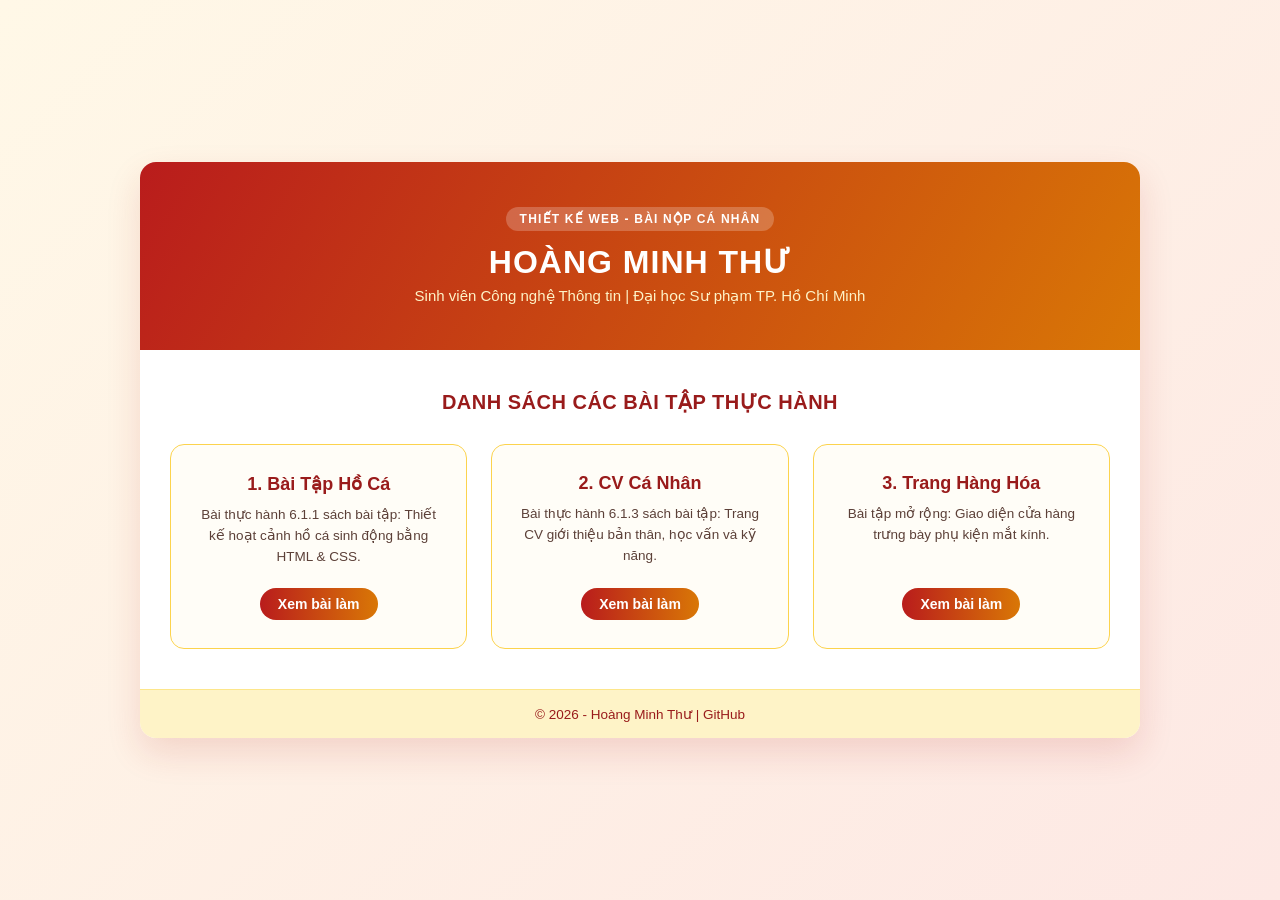
<file: index.html>
<!DOCTYPE html>
<html lang="vi">
<head>
    <meta charset="UTF-8">
    <meta name="viewport" content="width=device-width, initial-scale=1.0">
    <title>Bài Nộp Cá Nhân - Hoàng Minh Thư</title>
    <link rel="stylesheet" href="mysiteindex.css">
</head>
<body>
    <div id="home-wrapper">
        <header id="home-header">
            <div id="student-badge">THIẾT KẾ WEB - BÀI NỘP CÁ NHÂN</div>
            <h1>HOÀNG MINH THƯ</h1>
            <p>Sinh viên Công nghệ Thông tin | Đại học Sư phạm TP. Hồ Chí Minh</p>
        </header>
        <main id="projects-container">
            <h2>DANH SÁCH CÁC BÀI TẬP THỰC HÀNH</h2>
            <div id="cards-grid">
                <a href="HoCa/hoca.html" id="card-aquarium">
                    <h3>1. Bài Tập Hồ Cá</h3>
                    <p>Bài thực hành 6.1.1 sách bài tập: Thiết kế hoạt cảnh hồ cá sinh động bằng HTML &amp; CSS.</p>
                    <span class="btn-view">Xem bài làm</span>
                </a>
                <a href="HoSoCaNhan/hosocanhan.html" id="card-cv">
                    <h3>2. CV Cá Nhân</h3>
                    <p>Bài thực hành 6.1.3 sách bài tập: Trang CV giới thiệu bản thân, học vấn và kỹ năng.</p>
                    <span class="btn-view">Xem bài làm</span>
                </a>
                <a href="HangHoa/hanghoa.html" id="card-shop">
                    <h3>3. Trang Hàng Hóa</h3>
                    <p>Bài tập mở rộng: Giao diện cửa hàng trưng bày phụ kiện mắt kính.</p>
                    <span class="btn-view">Xem bài làm</span>
                </a>
            </div>
        </main>
        <footer id="home-footer">
            <p>&copy; 2026 - Hoàng Minh Thư | GitHub</p>
        </footer>
    </div>
</body>
</html>
</file>
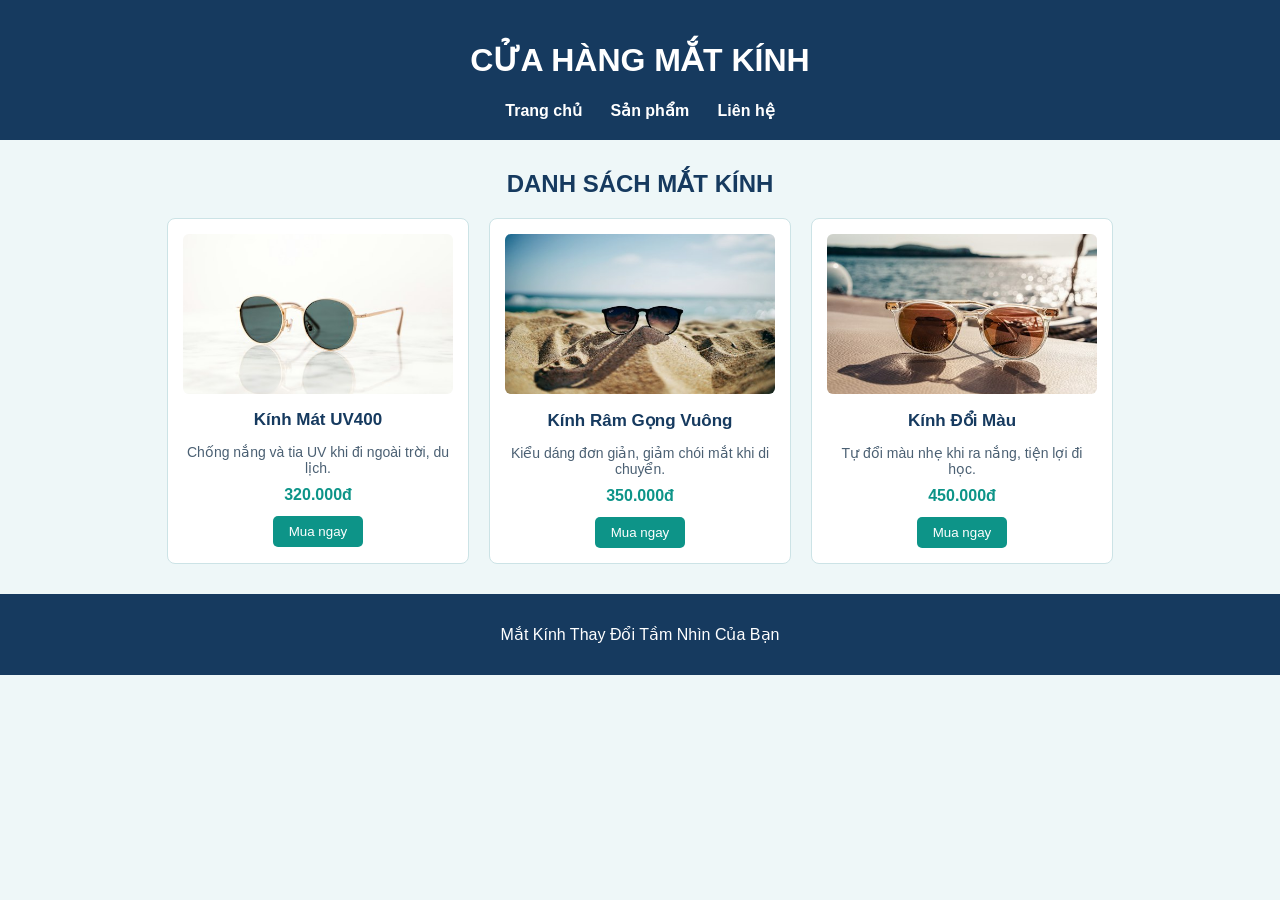
<file: HangHoa/hanghoa.html>
<!DOCTYPE html>
<html lang="vi">
<head>
    <meta charset="UTF-8">
    <meta name="viewport" content="width=device-width, initial-scale=1.0">
    <title>Cửa Hàng Mắt Kính</title>
    <link rel="stylesheet" href="mysitehanghoa.css">
</head>
<body>
    <header id="header">
        <h1>CỬA HÀNG MẮT KÍNH</h1>
        <nav id="nav">
            <a>Trang chủ</a>
            <a>Sản phẩm</a>
            <a>Liên hệ</a>
        </nav>
    </header>
    <main id="products">
        <h2>DANH SÁCH MẮT KÍNH</h2>
        <div id="grid">
            <div id="sp1">
                <img src="../images/kinhmat.jpg">
                <h3>Kính Mát UV400</h3>
                <p>Chống nắng và tia UV khi đi ngoài trời, du lịch.</p>
                <span>320.000đ</span>
                <button type="button">Mua ngay</button>
            </div>
            <div id="sp2">
                <img src="../images/kinhram.jpg">
                <h3>Kính Râm Gọng Vuông</h3>
                <p>Kiểu dáng đơn giản, giảm chói mắt khi di chuyển.</p>
                <span>350.000đ</span>
                <button type="button">Mua ngay</button>
            </div>
            <div id="sp3">
                <img src="../images/kinhdoimau.jpg">
                <h3>Kính Đổi Màu</h3>
                <p>Tự đổi màu nhẹ khi ra nắng, tiện lợi đi học.</p>
                <span>450.000đ</span>
                <button type="button">Mua ngay</button>
            </div>
        </div>
    </main>
    <footer id="footer">
        <p>Mắt Kính Thay Đổi Tầm Nhìn Của Bạn</p>
    </footer>
</body>
</html>
</file>
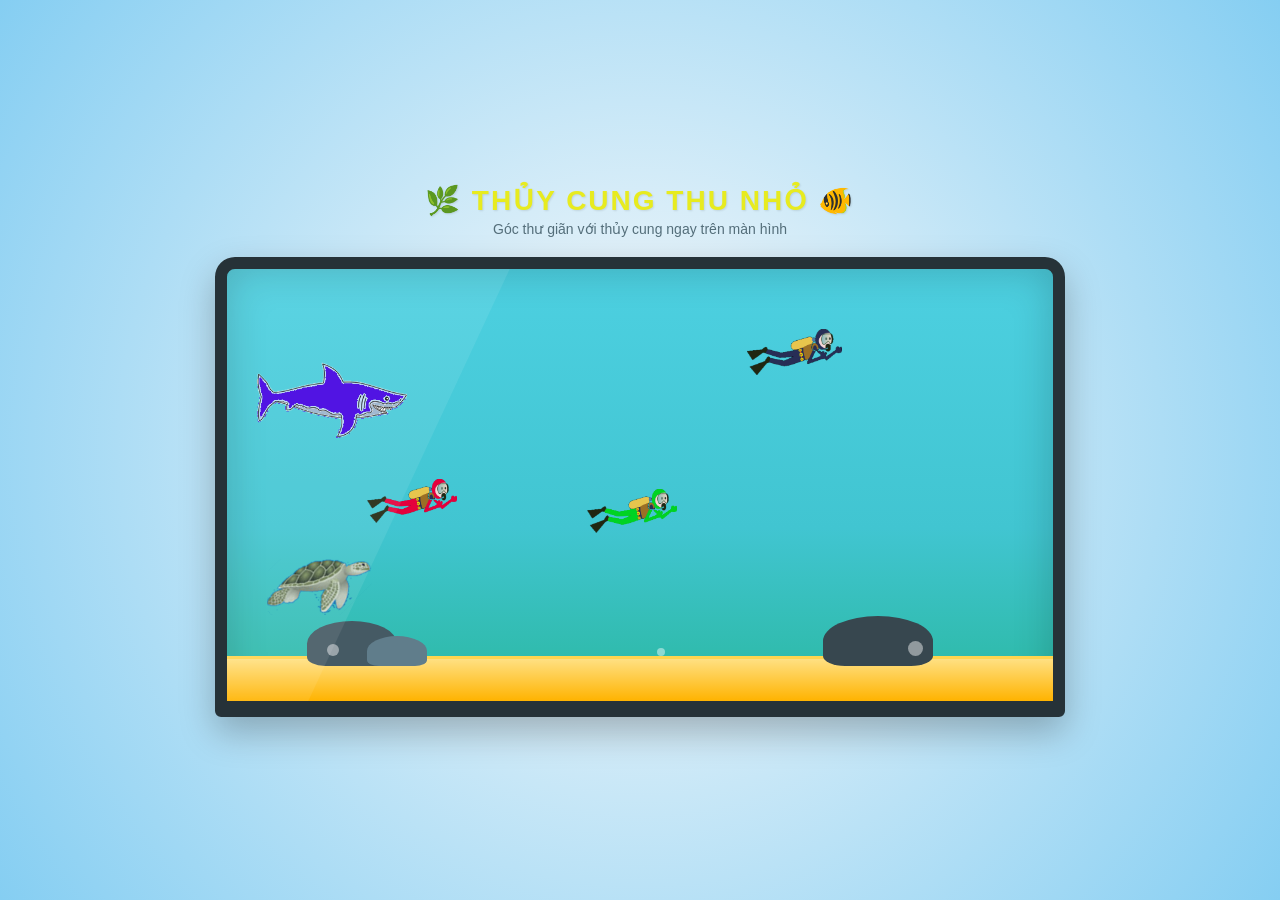
<file: HoCa/hoca.html>
<!DOCTYPE html>
<html lang="en">
<head>
    <meta charset="UTF-8">
    <meta name="viewport" content="width=device-width, initial-scale=1.0">
    <title>Thủy Cung Thu Nhỏ</title>
    <link rel="stylesheet" href="mysiteconca.css">
</head>
<body>
    <div id="tieu-de">
        <h1>🌿 Thủy Cung Thu Nhỏ 🐠</h1>
        <p>Góc thư giãn với thủy cung ngay trên màn hình</p>
    </div>
    <div id="khu-vuc-trung-bay">
       <div id="ho-ca" id="ho-ca">
            <div id="da-1"></div>
            <div id="da-2"></div>
            <div id="da-3"></div>
            <div id="day-ho"></div>
            <div id="bb-1"></div>
            <div id="bb-2"></div>
            <div id="bb-3"></div>
            <div id="shark"><img src="../images/shark.png"></div>
            <div id="turtle"><img src="../images/turtle.png"></div>
            <div id="diver1"><img src="../images/diver1.png"></div>
            <div id="diver2"><img src="../images/diver2.png"></div>
            <div id="diver3"><img src="../images/diver3.png"></div>
       </div>
    </div>
</body>
</html>
</file>
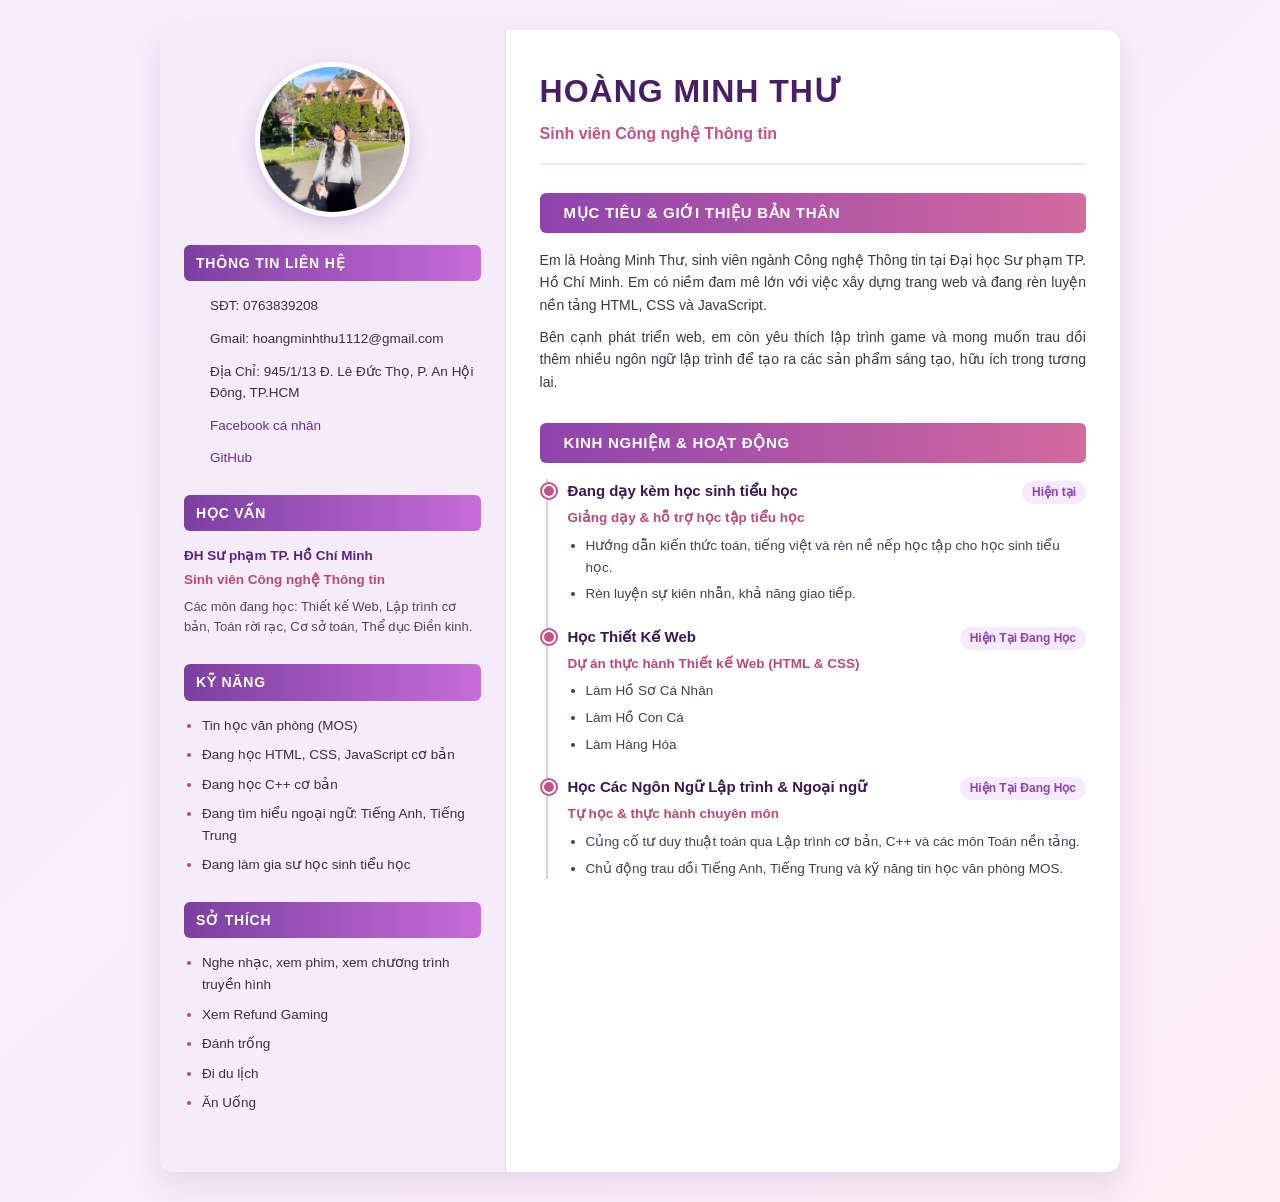
<file: HoSoCaNhan/hosocanhan.html>
<!DOCTYPE html>
<html lang="vi">
<head>
    <meta charset="UTF-8">
    <meta name="viewport" content="width=device-width, initial-scale=1.0">
    <title>CV - Hoàng Minh Thư</title>
    <link rel="stylesheet" href="mysitehoso.css">
</head>
<body>
    <div id="cv">
        <aside id="bentrai">
            <div id="hinhcanhan">
                <img src="../images/hinhcanhan.jpg">
            </div>
            <div id="block-contact">
                <h3>THÔNG TIN LIÊN HỆ</h3>
                <ul id="info-list">
                    <li>
                        <i class="fa-solid fa-phone"></i>
                        <span>SĐT: 0763839208</span>
                    </li>
                    <li>
                        <i class="fa-solid fa-envelope"></i>
                        <span>Gmail: hoangminhthu1112@gmail.com</span>
                    </li>
                    <li>
                        <i class="fa-solid fa-location-dot"></i>
                        <span>Địa Chỉ: 945/1/13 Đ. Lê Đức Thọ, P. An Hội Đông, TP.HCM</span>
                    </li>
                    <li>
                        <i class="fa-brands fa-facebook"></i>
                        <a href="" target="_blank">Facebook cá nhân</a>
                    </li>
                    <li>
                        <i class="fa-brands fa-github"></i>
                        <a href="https://github.com" target="_blank">GitHub</a>
                    </li>
                </ul>
            </div>
            <div id="block-education">
                <h3>HỌC VẤN</h3>
                <div id="edu-box">
                    <p id="edu-school">ĐH Sư phạm TP. Hồ Chí Minh</p>
                    <p id="edu-major">Sinh viên Công nghệ Thông tin</p>
                    <p id="edu-detail">Các môn đang học: Thiết kế Web, Lập trình cơ bản, Toán rời rạc, Cơ sở toán, Thể dục Điền kinh.</p>
                </div>
            </div>
            <div id="block-skills">
                <h3>KỸ NĂNG</h3>
                <ul id="skill-list">
                    <li>Tin học văn phòng (MOS)</li>
                    <li>Đang học HTML, CSS, JavaScript cơ bản</li>
                    <li>Đang học C++ cơ bản</li>
                    <li>Đang tìm hiểu ngoại ngữ: Tiếng Anh, Tiếng Trung</li>
                    <li>Đang làm gia sư học sinh tiểu học</li>
                </ul>
            </div>
            <div id="block-hobbies">
                <h3>SỞ THÍCH</h3>
                <ul id="hobby-list">
                    <li>Nghe nhạc, xem phim, xem chương trình truyền hình</li>
                    <li>Xem Refund Gaming</li>
                    <li>Đánh trống</li>
                    <li>Đi du lịch</li>
                    <li>Ăn Uống</li>
                </ul>
            </div>
        </aside>
        <main id="main-content">
            <header id="profile-header">
                <h1>HOÀNG MINH THƯ</h1>
                <p id="role">Sinh viên Công nghệ Thông tin</p>
            </header>
            <section id="section-about">
                <div id="banner-about">
                    <i class="fa-solid fa-user"></i>
                    <h2>MỤC TIÊU &amp; GIỚI THIỆU BẢN THÂN</h2>
                </div>
                <p>
                    Em là Hoàng Minh Thư, sinh viên ngành Công nghệ Thông tin tại Đại học Sư phạm TP. Hồ Chí Minh. Em có niềm đam mê lớn với việc xây dựng trang web và đang rèn luyện nền tảng HTML, CSS và JavaScript.
                </p>
                <p>
                    Bên cạnh phát triển web, em còn yêu thích lập trình game và mong muốn trau dồi thêm nhiều ngôn ngữ lập trình để tạo ra các sản phẩm sáng tạo, hữu ích trong tương lai.
                </p>
            </section>
            <section id="section-experience">
                <div id="banner-experience">
                    <i class="fa-solid fa-briefcase"></i>
                    <h2>KINH NGHIỆM &amp; HOẠT ĐỘNG</h2>
                </div>
                <div id="timeline">
                    <div id="exp-1">
                        <div>
                            <h4>Đang dạy kèm học sinh tiểu học</h4>
                            <span>Hiện tại</span>
                        </div>
                        <p>Giảng dạy &amp; hỗ trợ học tập tiểu học</p>
                        <ul>
                            <li>Hướng dẫn kiến thức toán, tiếng việt và rèn nề nếp học tập cho học sinh tiểu học.</li>
                            <li>Rèn luyện sự kiên nhẫn, khả năng giao tiếp.</li>
                        </ul>
                    </div>
                    <div id="exp-2">
                        <div>
                            <h4>Học Thiết Kế Web</h4>
                            <span>Hiện Tại Đang Học</span>
                        </div>
                        <p>Dự án thực hành Thiết kế Web (HTML &amp; CSS)</p>
                        <ul>
                            <li>Làm Hồ Sơ Cá Nhân</li>
                            <li>Làm Hồ Con Cá</li>
                            <li>Làm Hàng Hóa</li>
                        </ul>
                    </div>
                    <div id="exp-3">
                        <div>
                            <h4>Học Các Ngôn Ngữ Lập trình &amp; Ngoại ngữ</h4>
                            <span>Hiện Tại Đang Học</span>
                        </div>
                        <p>Tự học &amp; thực hành chuyên môn</p>
                        <ul>
                            <li>Củng cố tư duy thuật toán qua Lập trình cơ bản, C++ và các môn Toán nền tảng.</li>
                            <li>Chủ động trau dồi Tiếng Anh, Tiếng Trung và kỹ năng tin học văn phòng MOS.</li>
                        </ul>
                    </div>
                </div>
            </section>
        </main>
    </div>

</body>
</html>
</file>
<file: mysiteindex.css>
* {
    box-sizing: border-box;
    margin: 0;
    padding: 0;
}
body{
    font-family: 'Segoe UI', Tahoma, Geneva, Verdana, sans-serif;
    background: linear-gradient(135deg, #fff8e7 0%, #fde8e4 100%);
    color: #2e1d1b;
    min-height: 100vh;
    display: flex;
    align-items: center;
    justify-content: center;
    padding: 30px 15px;
}
#home-wrapper{
    max-width: 1000px;
    width: 100%;
    background-color: #ffffff;
    border-radius: 16px;
    overflow: hidden;
    box-shadow: 0 15px 35px rgba(179, 38, 30, 0.14);
}
#home-header{
    background: linear-gradient(120deg, #b91c1c 0%, #d97706 100%);
    color: #ffffff;
    text-align: center;
    padding: 45px 20px;
}
#student-badge{
    display: inline-block;
    background-color: rgba(255, 255, 255, 0.22);
    font-size: 12px;
    font-weight: 700;
    letter-spacing: 1.2px;
    padding: 5px 14px;
    border-radius: 20px;
    margin-bottom: 12px;
}
#home-header h1{
    font-size: 32px;
    letter-spacing: 1px;
    margin-bottom: 6px;
}
#home-header p{
    font-size: 15px;
    color: #fef3c7;
}
#projects-container{
    padding: 40px 30px;
}
#projects-container h2{
    text-align: center;
    font-size: 20px;
    color: #991b1b;
    margin-bottom: 30px;
    letter-spacing: 0.5px;
}
#cards-grid{
    display: grid;
    grid-template-columns: repeat(auto-fit, minmax(260px, 1fr));
    gap: 24px;
}
#card-aquarium,
#card-cv,
#card-shop{
    display: flex;
    flex-direction: column;
    align-items: center;
    text-align: center;
    text-decoration: none;
    background-color: #fffdf7;
    border: 1.5px solid #fcd34d;
    border-radius: 14px;
    padding: 28px 22px;
    color: #2e1d1b;
    transition: transform 0.25s, box-shadow 0.25s, border-color 0.25s;
}
#card-aquarium:hover,
#card-cv:hover,
#card-shop:hover{
    transform: translateY(-6px);
    box-shadow: 0 12px 24px rgba(185, 28, 28, 0.16);
    border-color: #dc2626;
}
#cards-grid h3{
    font-size: 18px;
    color: #991b1b;
    margin-bottom: 10px;
}
#cards-grid p{
    font-size: 13.5px;
    color: #5c4038;
    line-height: 1.55;
    margin-bottom: 20px;
    flex-grow: 1;
}
.btn-view{
    display: inline-flex;
    align-items: center;
    gap: 6px;
    font-size: 14px;
    font-weight: 600;
    color: #ffffff;
    background: linear-gradient(90deg, #b91c1c 0%, #d97706 100%);
    padding: 8px 18px;
    border-radius: 20px;
    transition: opacity 0.2s;
}
#card-aquarium:hover .btn-view,
#card-cv:hover .btn-view,
#card-shop:hover .btn-view{
    opacity: 0.9;
}
#home-footer{
    background-color: #fef3c7;
    text-align: center;
    padding: 16px;
    font-size: 13.5px;
    color: #991b1b;
    border-top: 1px solid #fde68a;
}
</file>
<file: HangHoa/mysitehanghoa.css>
body{
    font-family: Arial, sans-serif;
    background-color: #eef7f8;
    color: #1c2d3a;
    margin: 0;
    padding: 0;
}
#header{
    background-color: #163a5f;
    color: white;
    text-align: center;
    padding: 20px;
}
#nav{
    margin-top: 10px;
}
#nav a{
    color: white;
    text-decoration: none;
    margin: 0 12px;
    font-weight: bold;
}
#nav a:hover{
    text-decoration: underline;
}
#products{
    max-width: 960px;
    margin: 30px auto;
    padding: 0 15px;
}
#products h2{
    text-align: center;
    color: #163a5f;
    margin-bottom: 20px;
}
#grid{
    display: flex;
    flex-wrap: wrap;
    gap: 20px;
    justify-content: center;
}
#sp1, #sp2, #sp3{
    background-color: white;
    border: 1px solid #cce3e6;
    border-radius: 8px;
    padding: 15px;
    width: 270px;
    text-align: center;
}
#grid img{
    width: 100%;
    height: 160px;
    object-fit: cover;
    border-radius: 6px;
}
#grid h3{
    margin: 12px 0 6px;
    font-size: 17px;
    color: #163a5f;
}
#grid p{
    font-size: 14px;
    color: #4b6073;
    margin-bottom: 10px;
}
#grid span{
    display: block;
    font-weight: bold;
    color: #0d9488;
    margin-bottom: 12px;
    font-size: 16px;
}
#grid button{
    background-color: #0d9488;
    color: white;
    border: none;
    padding: 8px 16px;
    border-radius: 5px;
    cursor: pointer;
}
#grid button:hover{
    background-color: #163a5f;
}
#footer{
    background-color: #163a5f;
    color: white;
    text-align: center;
    padding: 15px;
    margin-top: 30px;
}
</file>
<file: HoCa/mysiteconca.css>
* {
     margin: 0;
     padding: 0;
     box-sizing: border-box;
     font-family: 'Segoe UI', Tahoma, Geneva, Verdana, sans-serif;
} 
body{
   display: flex;
   flex-direction: column;
   justify-content: center;
   align-items: center;
   min-height: 100vh;
   background: radial-gradient(circle at center, #fdfbfb 0%, #85cef2 100%);
   overflow: hidden;
   position: relative;
}
#tieu-de{
    margin-bottom: 20px;
    text-align: center;
    z-index: 10;
}
#tieu-de h1{
    font-size: 28px;
    color: #e7eb1f;
    letter-spacing: 2px;
    text-transform: uppercase;
    text-shadow: 1px 1px 2px rgba(0,0,0,0.1);
}
#tieu-de p{
    font-size: 14px;
    color: #546e7a;
    margin-top: 4px;
}
#khu-vuc-trung-bay{
    position: relative;
    display: flex;
    flex-direction: column;
    align-items: center;
    z-index: 5;
}
#ho-ca{
     position: relative;
     width: 850px;
     height: 460px;
     background: linear-gradient(to bottom, #4dd0e1 0%, #41c5d1 60%, #2ab8a1 100%);
     border: 12px solid #263238;
     border-bottom: 16px solid #263238;
     border-radius: 20px 20px 6px 6px;
     overflow: hidden;
     box-shadow: 0 15px 35px rgba(0, 0, 0, 0.25), inset 0 0 40px rgba(0, 0, 0, 0.2);
     z-index: 3;
}
#ho-ca::after{
    content: '';
    position: absolute;
    top: -50%;
    left: -20%;
    width: 40%;
    height: 200%;
    background: rgba(255, 255, 255, 0.08);
    transform: rotate(25deg);
    pointer-events: none;
    z-index: 10;
}
#day-ho{
    position: absolute;
    bottom: 0;
    width: 100%;
    height: 45px;
    background: linear-gradient(to bottom, #ffe082, #ffb300);
    border-top: 3px solid #ffd54f;
    z-index: 2;
}
#da-1,
#da-2,
#da-3 {
    position: absolute;
    bottom: 35px;
    background: #546e7a;
    border-radius: 50% 50% 20% 20%;
    z-index: 3;
}
#da-1 {left:80px; width:90px; height:45px; background: #455a64; }
#da-2 {left:140px; width:60px; height:30px; background: #607d8b; }
#da-3 {right:120px; width:110px; height:50px; background: #37474f; }

#bb-1,
#bb-2,
#bb-3 {
    position: absolute;
    bottom: 45px;
    width: 12px;
    height: 12px;
    background: rgba(255, 255, 255, 0.45);
    border-radius: 50%;
    animation-iteration-count: infinite;
    z-index: 4;
    animation-name: bong-bong;
    animation-timing-function: linear;
    animation-duration: 5s;
}
#bb-1 {left:100px; animation-delay: 0s; }
#bb-2 {left:430px; animation-delay: 1.8s; animation-duration: 6s; width: 8px; height: 8px; }
#bb-3 {right:130px; animation-delay: 3s; animation-duration: 5.5s; width: 15px; height: 15px; }
@keyframes bong-bong{
    0% {bottom:45px; opacity: 1; transform: translateX(0); }
    100% {bottom:100%; opacity: 0; transform: translateX(15px); }
}
#shark{
  left: 30px;
  top: 70px;
  position: absolute;
  z-index: 6;
  animation-name: Shark;
  animation-duration: 10s;
  animation-timing-function: linear;
  animation-iteration-count: infinite;
  animation-play-state: running;
}
#shark img{
  width: 150px;
  height: auto;
  display: block;
}
@keyframes Shark{
  0%  {left:30px;  top:70px; transform: scaleX(1);}
  45% {left:650px; top:110px; transform: scaleX(1);}
  50% {left:670px; top:110px; transform: scaleX(-1);}
  95% {left:30px;  top:80px; transform: scaleX(-1);}
  100%{left:30px;  top:70px; transform: scaleX(1);}
}
#turtle{
  position: absolute;
  left: 40px;
  top: 290px;
  z-index: 5;
  animation-name: Turtle;
  animation-duration: 20s;
  animation-timing-function: linear;
  animation-iteration-count: infinite;
  animation-play-state: running;
}
#turtle img{
  width: 105px;
  height: auto;
  display: block;
}
@keyframes Turtle{
  0% {left:40px; top:290px; transform: scaleX(1);}
  45% {left:700px; top:270px; transform: scaleX(1);}
  50% {left:710px; top:270px; transform: scaleX(-1);}
  95% {left:40px; top:300px; transform: scaleX(-1);}
  100% {left:40px; top:290px; transform: scaleX(1);}
}
#diver1{
  position: absolute;
  left: 520px;
  top: 60px;
  z-index: 7;
  animation-name: Diver1;
  animation-duration: 13s;
  animation-timing-function: ease-in-out;
  animation-iteration-count: infinite;
  animation-play-state: running; 
}
#diver1 img{
  width: 95px;
  height: auto;
  display: block;
}
@keyframes Diver1{
  0% {left:520px; top:60px; transform: scaleX(1);}
  25% {left:620px; top:220px; transform: scaleX(1);}
  48% {left:710px; top:90px; transform: scaleX(1);}
  50% {left:715px; top:90px; transform: scaleX(-1);}
  75% {left:580px; top:230px; transform: scaleX(-1);}
  100% {left:520px; top:60px; transform: scaleX(1);}
}
#diver2{
  position: absolute;
  left: 140px;
  top: 210px;
  z-index: 7;
  animation-name: Diver2;
  animation-duration: 15s;
  animation-timing-function: ease-in-out;
  animation-iteration-count: infinite;
  animation-play-state: running;
}
#diver2 img{
  width: 90px;
  height: auto;
  display: block;
}
@keyframes Diver2{
  0% {left:140px; top:210px; transform: scaleX(1);}
  50% {left:340px; top:310px; transform: scaleX(1);}
  51% {transform: scaleX(-1);}
  100% {left:140px; top: 210px; transform: scaleX(-1);}
}
#diver3{
  position: absolute;
  left: 360px;
  top: 220px;
  z-index: 7;
  animation-name: Diver3;
  animation-duration: 12s;
  animation-timing-function: ease-in-out;
  animation-iteration-count: infinite;
  animation-play-state: running;
}
#diver3 img{
  width: 90px;
  height: auto;
  display: block;
}
@keyframes Diver3{
  0% {left:360px; top:220px; transform: scaleX(1);}
  50% {left:540px; top:320px; transform: scaleX(1);}
  51% {transform: scaleX(-1);}
  100% {left:360px; top:220px; transform: scaleX(-1);}
}
</file>
<file: HoSoCaNhan/mysitehoso.css>
* {
    box-sizing: border-box;
    margin: 0;
    padding: 0;
}
body{
    font-family: 'Segoe UI', Tahoma, Geneva, Verdana, sans-serif;
    background: linear-gradient(135deg, #f6eefc 0%, #fdeef4 100%);
    color: #2f2936;
    line-height: 1.6;
    padding: 30px 15px;
}
#cv{
    max-width: 960px;
    margin: 0 auto;
    display: flex;
    background-color: #ffffff;
    border-radius: 14px;
    overflow: hidden;
    box-shadow: 0 12px 32px rgba(106, 48, 147, 0.14);
}
#bentrai{
    width: 36%;
    background-color: #f4ecf9;
    padding: 32px 24px;
    border-right: 1px solid #e6d5f2;
}
#hinhcanhan{
    display: flex;
    justify-content: center;
    margin-bottom: 28px;
}
#hinhcanhan img{
    width: 155px;
    height: 155px;
    border-radius: 50%;
    object-fit: cover;
    border: 5px solid #ffffff;
    box-shadow: 0 6px 18px rgba(132, 66, 170, 0.25);
    background-color: #fff;
}
#block-contact,
#block-education,
#block-skills,
#block-hobbies {
    margin-bottom: 26px;
}
#block-contact h3,
#block-education h3,
#block-skills h3,
#block-hobbies h3{
    font-size: 14px;
    font-weight: 700;
    letter-spacing: 0.8px;
    color: #ffffff;
    background: linear-gradient(90deg, #7b3fa0 0%, #c86dd7 100%);
    padding: 7px 12px;
    border-radius: 6px;
    margin-bottom: 14px;
}
#info-list{
    list-style: none;
}
#info-list li{
    display: flex;
    align-items: flex-start;
    gap: 10px;
    font-size: 13.5px;
    margin-bottom: 11px;
    color: #3a2e47;
    word-break: break-word;
}
#info-list i{
    color: #9b4dca;
    margin-top: 3px;
    width: 16px;
    text-align: center;
    flex-shrink: 0;
}
#info-list a{
    color: #6a2c91;
    text-decoration: none;
    font-weight: 500;
}
#info-list a:hover{
    text-decoration: underline;
    color: #c94b86;
}
#edu-box{
    font-size: 13.5px;
    color: #3a2e47;
}
#edu-school{
    font-weight: 700;
    color: #5b257d;
    margin-bottom: 2px;
}
#edu-major{
    font-weight: 600;
    color: #b84a7c;
    margin-bottom: 6px;
}
#edu-detail{
    font-size: 13px;
    color: #52475e;
}
#skill-list,
#hobby-list{
    padding-left: 18px;
    font-size: 13.5px;
    color: #3a2e47;
}
#skill-list li,
#hobby-list li{
    margin-bottom: 8px;
}
#skill-list li::marker,
#hobby-list li::marker{
    color: #b84a7c;
    font-weight: bold;
}
#main-content{
    width: 64%;
    padding: 36px 34px;
    background-color: #ffffff;
}
#profile-header{
    margin-bottom: 28px;
    padding-bottom: 16px;
    border-bottom: 2px solid #f2e4f8;
}
#profile-header h1{
    font-size: 32px;
    font-weight: 800;
    color: #4a1e66;
    letter-spacing: 1px;
    margin-bottom: 4px;
}
#role{
    font-size: 16px;
    font-weight: 600;
    color: #c45287;
}
#section-about,
#section-experience {
    margin-bottom: 30px;
}

/* Thanh tiêu đề mục lớn */
#banner-about,
#banner-experience {
    display: flex;
    align-items: center;
    gap: 10px;
    background: linear-gradient(90deg, #8e44ad 0%, #d46a9e 100%);
    color: #ffffff;
    padding: 8px 14px;
    border-radius: 6px;
    margin-bottom: 16px;
}

#banner-about i,
#banner-experience i {
    font-size: 15px;
}

#banner-about h2,
#banner-experience h2 {
    font-size: 15px;
    font-weight: 700;
    letter-spacing: 0.7px;
}

#section-about p {
    font-size: 14px;
    color: #3d3547;
    margin-bottom: 10px;
    text-align: justify;
}

/* Timeline kinh nghiệm có chấm tròn & đường nối */
#timeline {
    position: relative;
    padding-left: 20px;
    border-left: 2px solid #e4c6f2;
    margin-left: 6px;
}

#exp-1,
#exp-2,
#exp-3 {
    position: relative;
    margin-bottom: 20px;
}

#exp-3 {
    margin-bottom: 0;
}

#exp-1::before,
#exp-2::before,
#exp-3::before {
    content: "";
    position: absolute;
    left: -26px;
    top: 5px;
    width: 10px;
    height: 10px;
    border-radius: 50%;
    background-color: #c45287;
    border: 2px solid #ffffff;
    box-shadow: 0 0 0 2px #c45287;
}

#exp-1 > div,
#exp-2 > div,
#exp-3 > div {
    display: flex;
    justify-content: space-between;
    align-items: baseline;
    gap: 10px;
    flex-wrap: wrap;
}

#exp-1 h4,
#exp-2 h4,
#exp-3 h4 {
    font-size: 15px;
    font-weight: 700;
    color: #3a1852;
}

#exp-1 span,
#exp-2 span,
#exp-3 span {
    font-size: 12px;
    font-weight: 600;
    color: #8e44ad;
    background-color: #f6ebfc;
    padding: 2px 10px;
    border-radius: 20px;
}

#exp-1 p,
#exp-2 p,
#exp-3 p {
    font-size: 13.5px;
    font-weight: 600;
    color: #b84a7c;
    margin: 3px 0 6px;
}

#exp-1 ul,
#exp-2 ul,
#exp-3 ul {
    padding-left: 18px;
    font-size: 13.5px;
    color: #463e52;
}

#exp-1 li,
#exp-2 li,
#exp-3 li {
    margin-bottom: 5px;
}

/* Responsive cho điện thoại */
@media (max-width: 768px) {
    #cv-wrapper {
        flex-direction: column;
    }

    #sidebar,
    #main-content {
        width: 100%;
    }

    #sidebar {
        border-right: none;
        border-bottom: 1px solid #e6d5f2;
    }

    #main-content {
        padding: 26px 20px;
    }

    #profile-header h1 {
        font-size: 26px;
    }
}
</file>
